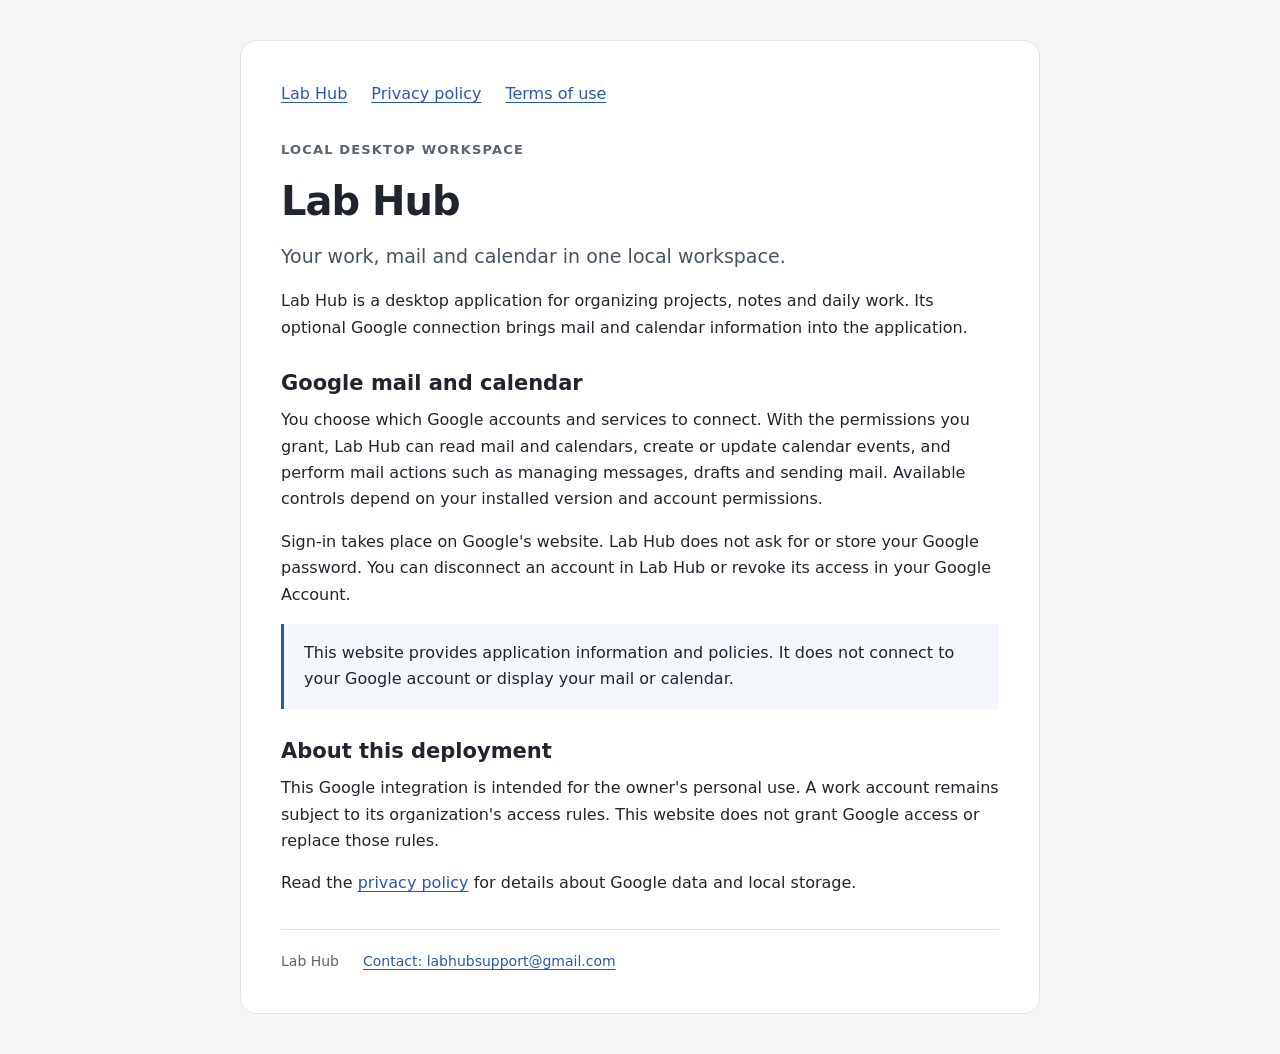
<file: index.html>
<!doctype html>
<html lang="en"><head><meta charset="utf-8"><meta name="viewport" content="width=device-width,initial-scale=1"><meta name="description" content="Lab Hub is a local desktop workspace with optional Google mail and calendar connections."><title>Lab Hub — Google integration</title><link rel="stylesheet" href="style.css"></head>
<body><main><nav aria-label="Main"><a href="index.html" aria-current="page">Lab Hub</a><a href="privacy.html">Privacy policy</a><a href="terms.html">Terms of use</a></nav>
<p class="eyebrow">Local desktop workspace</p><h1>Lab Hub</h1><p class="lede">Your work, mail and calendar in one local workspace.</p>
<p>Lab Hub is a desktop application for organizing projects, notes and daily work. Its optional Google connection brings mail and calendar information into the application.</p>
<h2>Google mail and calendar</h2><p>You choose which Google accounts and services to connect. With the permissions you grant, Lab Hub can read mail and calendars, create or update calendar events, and perform mail actions such as managing messages, drafts and sending mail. Available controls depend on your installed version and account permissions.</p>
<p>Sign-in takes place on Google's website. Lab Hub does not ask for or store your Google password. You can disconnect an account in Lab Hub or revoke its access in your Google Account.</p>
<p class="notice">This website provides application information and policies. It does not connect to your Google account or display your mail or calendar.</p>
<h2>About this deployment</h2><p>This Google integration is intended for the owner's personal use. A work account remains subject to its organization's access rules. This website does not grant Google access or replace those rules.</p>
<p>Read the <a href="privacy.html">privacy policy</a> for details about Google data and local storage.</p>
<footer><span>Lab Hub</span><a href="mailto:labhubsupport@gmail.com">Contact: labhubsupport@gmail.com</a></footer></main></body></html>
</file>
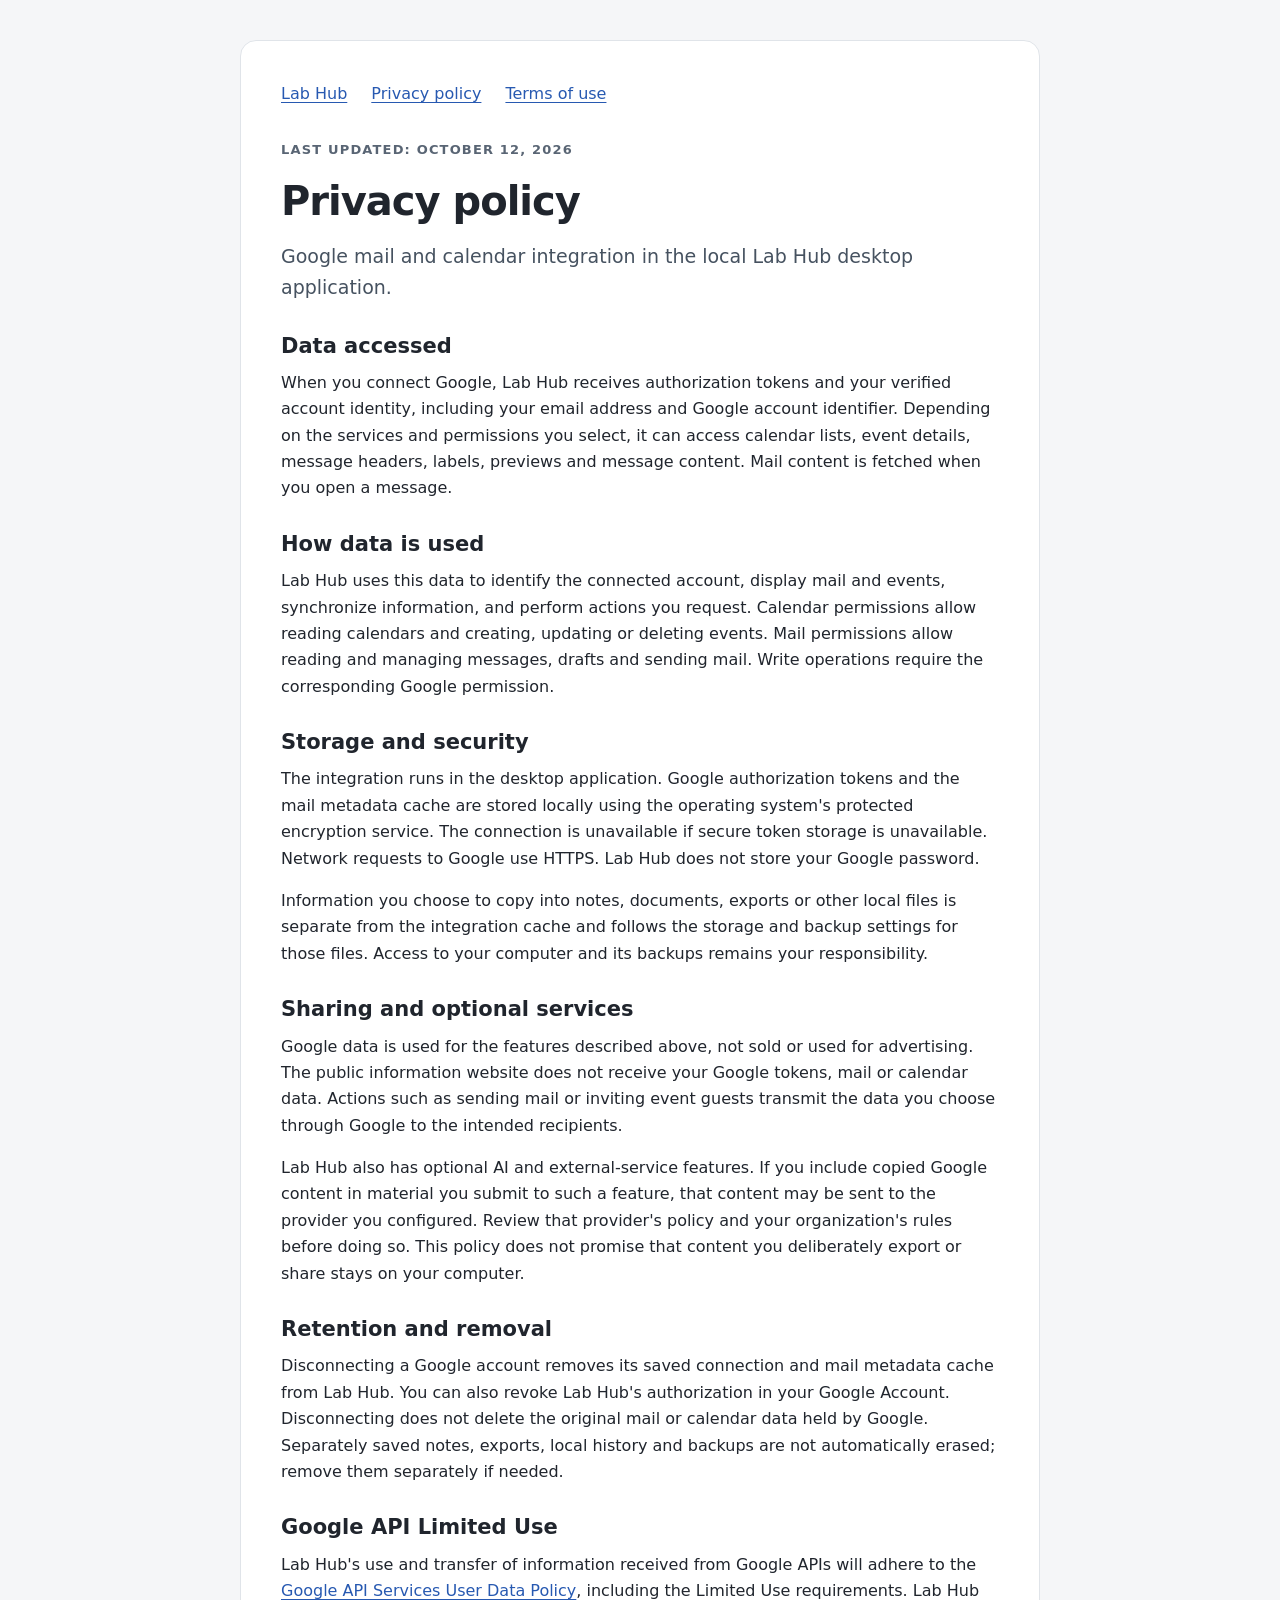
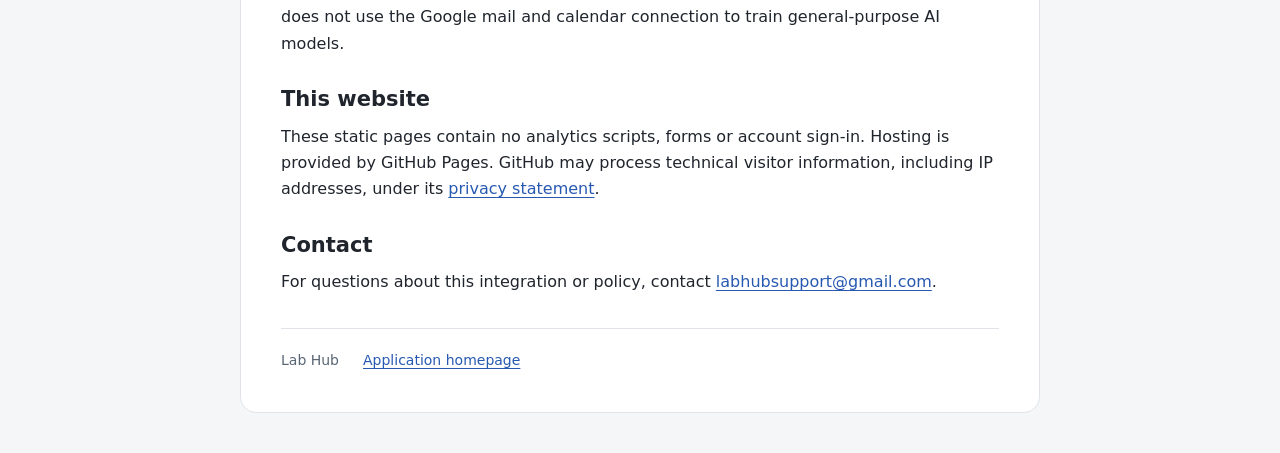
<file: privacy.html>
<!doctype html>
<html lang="en"><head><meta charset="utf-8"><meta name="viewport" content="width=device-width,initial-scale=1"><title>Privacy policy — Lab Hub</title><link rel="stylesheet" href="style.css"></head>
<body><main><nav aria-label="Main"><a href="index.html">Lab Hub</a><a href="privacy.html" aria-current="page">Privacy policy</a><a href="terms.html">Terms of use</a></nav>
<p class="eyebrow">Last updated: October 12, 2026</p><h1>Privacy policy</h1><p class="lede">Google mail and calendar integration in the local Lab Hub desktop application.</p>
<h2>Data accessed</h2><p>When you connect Google, Lab Hub receives authorization tokens and your verified account identity, including your email address and Google account identifier. Depending on the services and permissions you select, it can access calendar lists, event details, message headers, labels, previews and message content. Mail content is fetched when you open a message.</p>
<h2>How data is used</h2><p>Lab Hub uses this data to identify the connected account, display mail and events, synchronize information, and perform actions you request. Calendar permissions allow reading calendars and creating, updating or deleting events. Mail permissions allow reading and managing messages, drafts and sending mail. Write operations require the corresponding Google permission.</p>
<h2>Storage and security</h2><p>The integration runs in the desktop application. Google authorization tokens and the mail metadata cache are stored locally using the operating system's protected encryption service. The connection is unavailable if secure token storage is unavailable. Network requests to Google use HTTPS. Lab Hub does not store your Google password.</p>
<p>Information you choose to copy into notes, documents, exports or other local files is separate from the integration cache and follows the storage and backup settings for those files. Access to your computer and its backups remains your responsibility.</p>
<h2>Sharing and optional services</h2><p>Google data is used for the features described above, not sold or used for advertising. The public information website does not receive your Google tokens, mail or calendar data. Actions such as sending mail or inviting event guests transmit the data you choose through Google to the intended recipients.</p>
<p>Lab Hub also has optional AI and external-service features. If you include copied Google content in material you submit to such a feature, that content may be sent to the provider you configured. Review that provider's policy and your organization's rules before doing so. This policy does not promise that content you deliberately export or share stays on your computer.</p>
<h2>Retention and removal</h2><p>Disconnecting a Google account removes its saved connection and mail metadata cache from Lab Hub. You can also revoke Lab Hub's authorization in your Google Account. Disconnecting does not delete the original mail or calendar data held by Google. Separately saved notes, exports, local history and backups are not automatically erased; remove them separately if needed.</p>
<h2>Google API Limited Use</h2><p>Lab Hub's use and transfer of information received from Google APIs will adhere to the <a href="https://developers.google.com/terms/api-services-user-data-policy">Google API Services User Data Policy</a>, including the Limited Use requirements. Lab Hub does not use the Google mail and calendar connection to train general-purpose AI models.</p>
<h2>This website</h2><p>These static pages contain no analytics scripts, forms or account sign-in. Hosting is provided by GitHub Pages. GitHub may process technical visitor information, including IP addresses, under its <a href="https://docs.github.com/en/site-policy/privacy-policies/github-general-privacy-statement">privacy statement</a>.</p>
<h2>Contact</h2><p>For questions about this integration or policy, contact <a href="mailto:labhubsupport@gmail.com">labhubsupport@gmail.com</a>.</p>
<footer><span>Lab Hub</span><a href="index.html">Application homepage</a></footer></main></body></html>
</file>
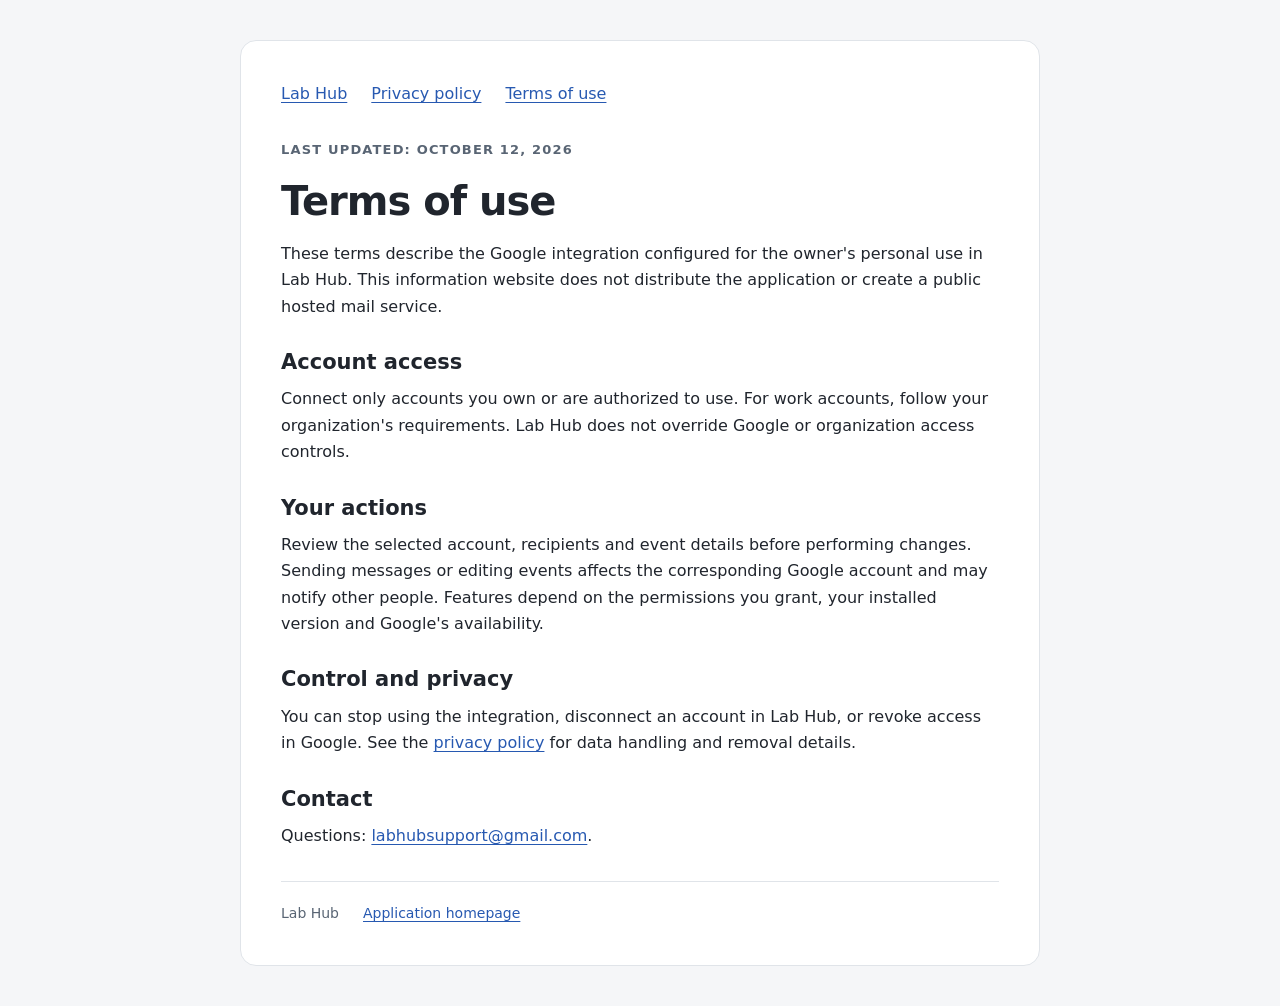
<file: terms.html>
<!doctype html>
<html lang="en"><head><meta charset="utf-8"><meta name="viewport" content="width=device-width,initial-scale=1"><title>Terms of use — Lab Hub</title><link rel="stylesheet" href="style.css"></head>
<body><main><nav aria-label="Main"><a href="index.html">Lab Hub</a><a href="privacy.html">Privacy policy</a><a href="terms.html" aria-current="page">Terms of use</a></nav>
<p class="eyebrow">Last updated: October 12, 2026</p><h1>Terms of use</h1><p>These terms describe the Google integration configured for the owner's personal use in Lab Hub. This information website does not distribute the application or create a public hosted mail service.</p>
<h2>Account access</h2><p>Connect only accounts you own or are authorized to use. For work accounts, follow your organization's requirements. Lab Hub does not override Google or organization access controls.</p>
<h2>Your actions</h2><p>Review the selected account, recipients and event details before performing changes. Sending messages or editing events affects the corresponding Google account and may notify other people. Features depend on the permissions you grant, your installed version and Google's availability.</p>
<h2>Control and privacy</h2><p>You can stop using the integration, disconnect an account in Lab Hub, or revoke access in Google. See the <a href="privacy.html">privacy policy</a> for data handling and removal details.</p>
<h2>Contact</h2><p>Questions: <a href="mailto:labhubsupport@gmail.com">labhubsupport@gmail.com</a>.</p>
<footer><span>Lab Hub</span><a href="index.html">Application homepage</a></footer></main></body></html>
</file>
<file: style.css>
:root{color-scheme:light;font-family:system-ui,-apple-system,BlinkMacSystemFont,"Segoe UI",sans-serif;color:#20252d;background:#f5f6f8;line-height:1.65}
*{box-sizing:border-box}body{margin:0}main{max-width:800px;margin:40px auto;padding:40px;background:#fff;border:1px solid #e0e4e9;border-radius:16px}nav,footer{display:flex;flex-wrap:wrap;gap:8px 24px}nav{margin-bottom:32px}a{color:#2759b1;text-underline-offset:3px}a:focus-visible{outline:3px solid #2759b1;outline-offset:4px}h1{font-size:clamp(30px,5vw,40px);line-height:1.2;letter-spacing:-.025em;margin:0 0 16px}h2{font-size:21px;line-height:1.35;margin:28px 0 10px}p{margin:0 0 16px}ul{padding-left:24px}li{margin:8px 0}.eyebrow{font-size:13px;font-weight:650;letter-spacing:.09em;text-transform:uppercase;color:#596574}.lede{font-size:19px;color:#465260}.notice{background:#f4f7fc;border-left:3px solid #2759b1;padding:16px 20px}footer{border-top:1px solid #e0e4e9;padding-top:20px;margin-top:32px;font-size:14px;color:#596574}@media(max-width:600px){main{margin:0;border:0;border-radius:0;padding:28px 22px}nav{gap:8px 18px}}
</file>
